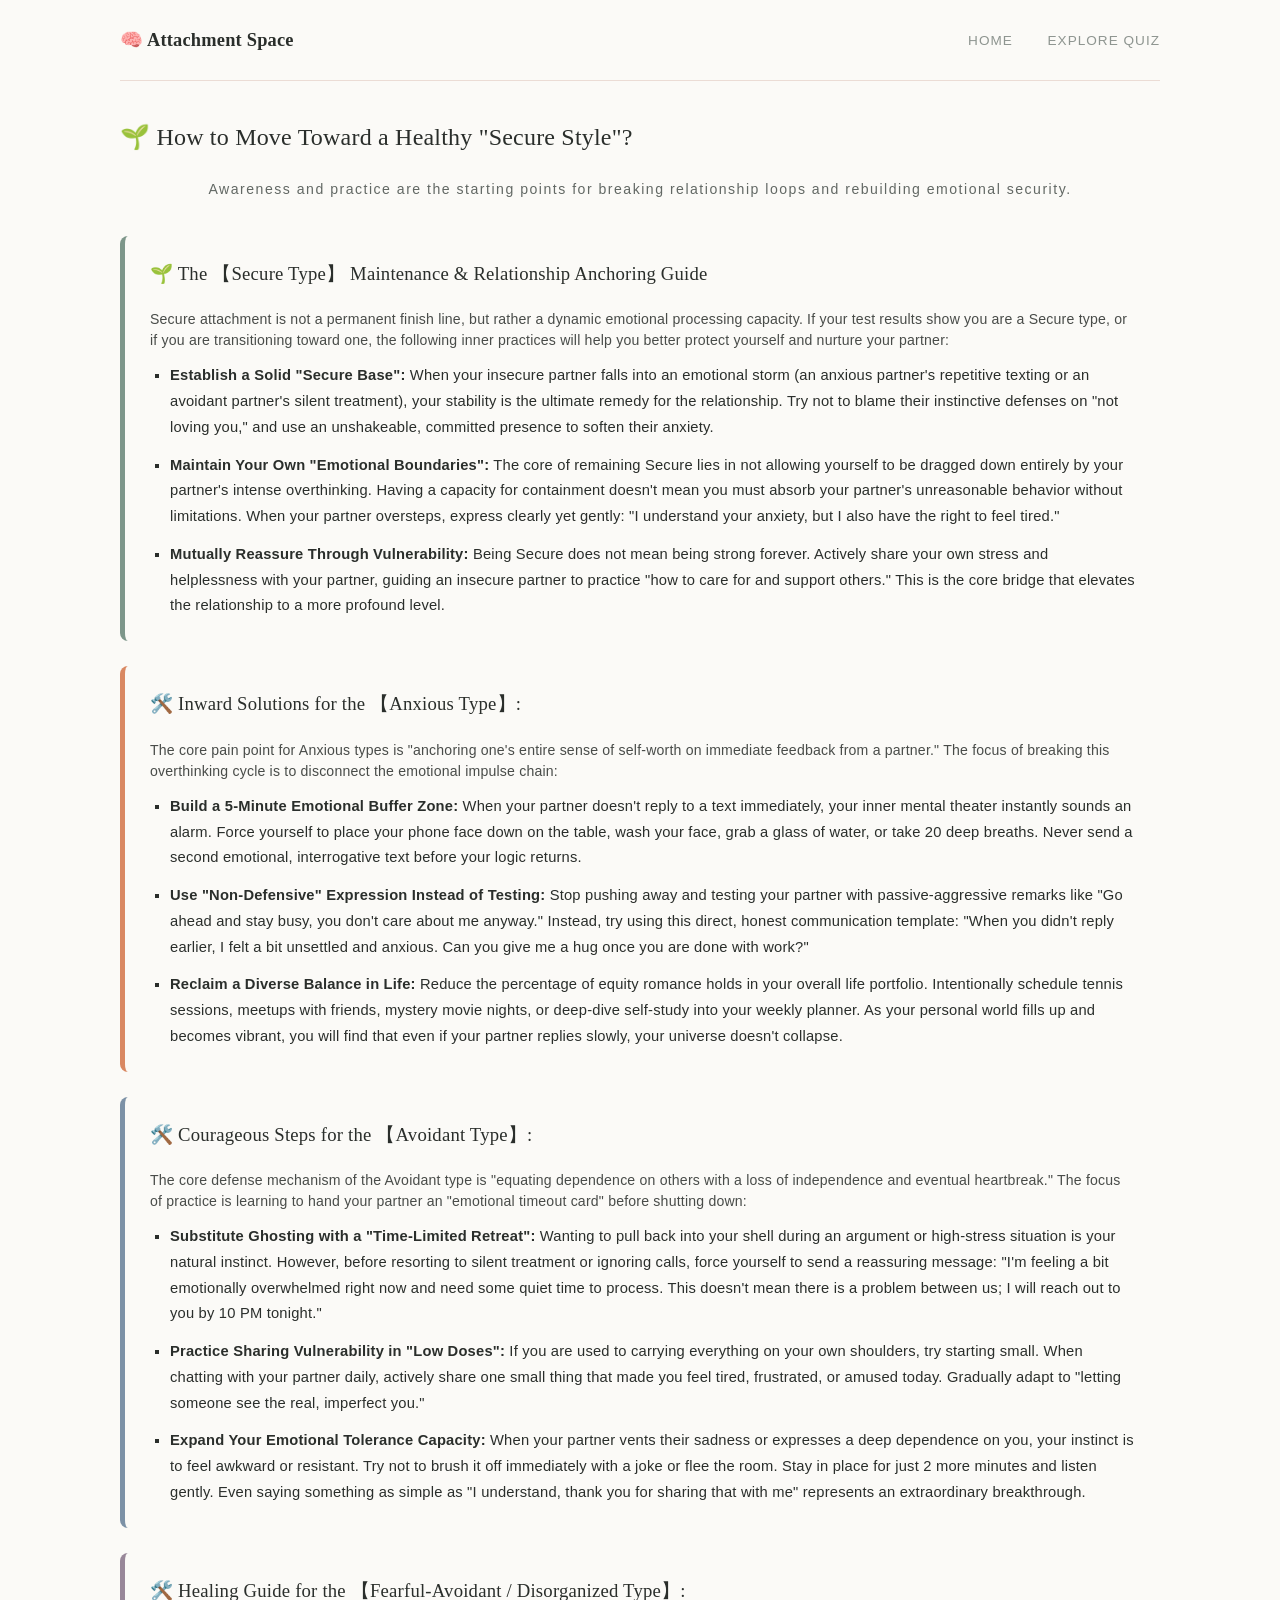
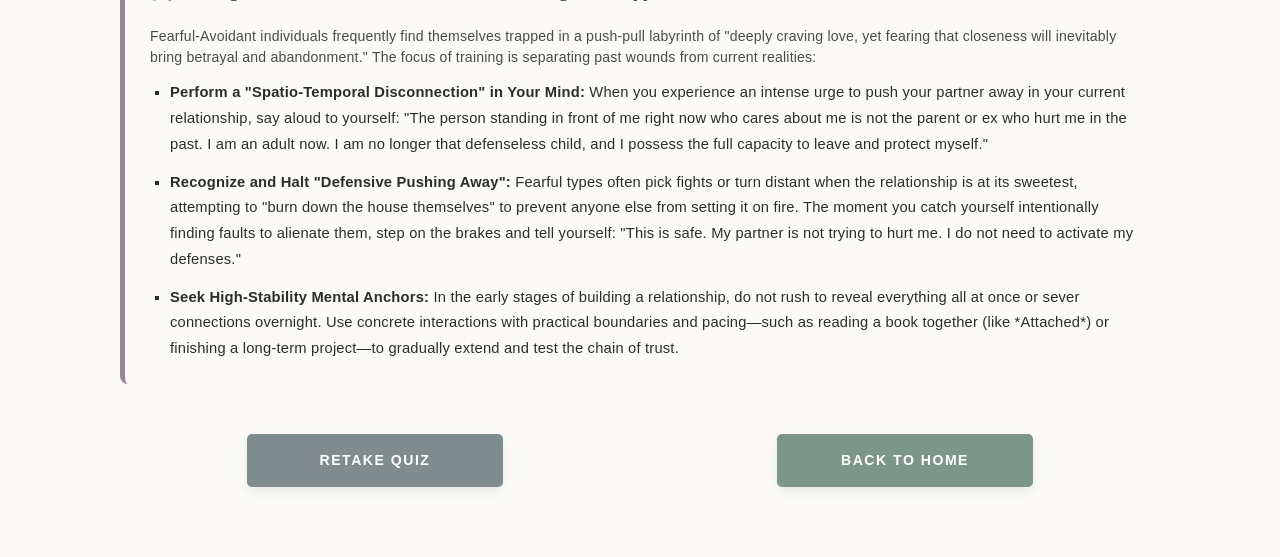
<file: more.html>
<!DOCTYPE html>
<html lang="en">
<head>
    <meta charset="UTF-8">
    <title>Stepping Further: Attachment Growth & Exercises</title>
    <link rel="stylesheet" href="style.css">
    <style>
        .practice-box ul { padding-left: 20px; margin: 10px 0 0 0; }
        .practice-box li { margin-bottom: 12px; font-size: 0.92rem; list-style-type: square; }
        .practice-box li:last-child { margin-bottom: 0; }
        .practice-box p.intro { font-size: 0.88rem; opacity: 0.85; margin: 5px 0 12px 0; line-height: 1.5; }
    </style>
</head>
<body>
    <div class="container">
        <div class="nav-bar">
            <span class="logo">🧠 Attachment Space</span>
            <div class="nav-links">
                <a href="index.html">Home</a>
                <a href="quiz.html">Explore Quiz</a>
            </div>
        </div>

        <h2 style="margin-top:35px;">🌱 How to Move Toward a Healthy "Secure Style"?</h2>
        <p class="subtitle">Awareness and practice are the starting points for breaking relationship loops and rebuilding emotional security.</p>

        <div class="practice-box type-secure" style="padding: 22px 25px; border-radius: 8px; margin-bottom: 25px;">
            <h3 style="margin-top: 0;">🌱 The 【Secure Type】 Maintenance & Relationship Anchoring Guide</h3>
            <p class="intro">Secure attachment is not a permanent finish line, but rather a dynamic emotional processing capacity. If your test results show you are a Secure type, or if you are transitioning toward one, the following inner practices will help you better protect yourself and nurture your partner:</p>
            <ul>
                <li><strong>Establish a Solid "Secure Base":</strong> When your insecure partner falls into an emotional storm (an anxious partner's repetitive texting or an avoidant partner's silent treatment), your stability is the ultimate remedy for the relationship. Try not to blame their instinctive defenses on "not loving you," and use an unshakeable, committed presence to soften their anxiety.</li>
                <li><strong>Maintain Your Own "Emotional Boundaries":</strong> The core of remaining Secure lies in not allowing yourself to be dragged down entirely by your partner's intense overthinking. Having a capacity for containment doesn't mean you must absorb your partner's unreasonable behavior without limitations. When your partner oversteps, express clearly yet gently: "I understand your anxiety, but I also have the right to feel tired."</li>
                <li><strong>Mutually Reassure Through Vulnerability:</strong> Being Secure does not mean being strong forever. Actively share your own stress and helplessness with your partner, guiding an insecure partner to practice "how to care for and support others." This is the core bridge that elevates the relationship to a more profound level.</li>
            </ul>
        </div>

        <div class="practice-box type-anxious" style="padding: 22px 25px; border-radius: 8px; margin-bottom: 25px;">
            <h3 style="margin-top: 0;">🛠️ Inward Solutions for the 【Anxious Type】:</h3>
            <p class="intro">The core pain point for Anxious types is "anchoring one's entire sense of self-worth on immediate feedback from a partner." The focus of breaking this overthinking cycle is to disconnect the emotional impulse chain:</p>
            <ul>
                <li><strong>Build a 5-Minute Emotional Buffer Zone:</strong> When your partner doesn't reply to a text immediately, your inner mental theater instantly sounds an alarm. Force yourself to place your phone face down on the table, wash your face, grab a glass of water, or take 20 deep breaths. Never send a second emotional, interrogative text before your logic returns.</li>
                <li><strong>Use "Non-Defensive" Expression Instead of Testing:</strong> Stop pushing away and testing your partner with passive-aggressive remarks like "Go ahead and stay busy, you don't care about me anyway." Instead, try using this direct, honest communication template: "When you didn't reply earlier, I felt a bit unsettled and anxious. Can you give me a hug once you are done with work?"</li>
                <li><strong>Reclaim a Diverse Balance in Life:</strong> Reduce the percentage of equity romance holds in your overall life portfolio. Intentionally schedule tennis sessions, meetups with friends, mystery movie nights, or deep-dive self-study into your weekly planner. As your personal world fills up and becomes vibrant, you will find that even if your partner replies slowly, your universe doesn't collapse.</li>
            </ul>
        </div>

        <div class="practice-box type-avoidant" style="padding: 22px 25px; border-radius: 8px; margin-bottom: 25px;">
            <h3 style="margin-top: 0;">🛠️ Courageous Steps for the 【Avoidant Type】:</h3>
            <p class="intro">The core defense mechanism of the Avoidant type is "equating dependence on others with a loss of independence and eventual heartbreak." The focus of practice is learning to hand your partner an "emotional timeout card" before shutting down:</p>
            <ul>
                <li><strong>Substitute Ghosting with a "Time-Limited Retreat":</strong> Wanting to pull back into your shell during an argument or high-stress situation is your natural instinct. However, before resorting to silent treatment or ignoring calls, force yourself to send a reassuring message: "I'm feeling a bit emotionally overwhelmed right now and need some quiet time to process. This doesn't mean there is a problem between us; I will reach out to you by 10 PM tonight."</li>
                <li><strong>Practice Sharing Vulnerability in "Low Doses":</strong> If you are used to carrying everything on your own shoulders, try starting small. When chatting with your partner daily, actively share one small thing that made you feel tired, frustrated, or amused today. Gradually adapt to "letting someone see the real, imperfect you."</li>
                <li><strong>Expand Your Emotional Tolerance Capacity:</strong> When your partner vents their sadness or expresses a deep dependence on you, your instinct is to feel awkward or resistant. Try not to brush it off immediately with a joke or flee the room. Stay in place for just 2 more minutes and listen gently. Even saying something as simple as "I understand, thank you for sharing that with me" represents an extraordinary breakthrough.</li>
            </ul>
        </div>

        <div class="practice-box type-fearful" style="padding: 22px 25px; border-radius: 8px; margin-bottom: 25px;">
            <h3 style="margin-top: 0;">🛠️ Healing Guide for the 【Fearful-Avoidant / Disorganized Type】:</h3>
            <p class="intro">Fearful-Avoidant individuals frequently find themselves trapped in a push-pull labyrinth of "deeply craving love, yet fearing that closeness will inevitably bring betrayal and abandonment." The focus of training is separating past wounds from current realities:</p>
            <ul>
                <li><strong>Perform a "Spatio-Temporal Disconnection" in Your Mind:</strong> When you experience an intense urge to push your partner away in your current relationship, say aloud to yourself: "The person standing in front of me right now who cares about me is not the parent or ex who hurt me in the past. I am an adult now. I am no longer that defenseless child, and I possess the full capacity to leave and protect myself."</li>
                <li><strong>Recognize and Halt "Defensive Pushing Away":</strong> Fearful types often pick fights or turn distant when the relationship is at its sweetest, attempting to "burn down the house themselves" to prevent anyone else from setting it on fire. The moment you catch yourself intentionally finding faults to alienate them, step on the brakes and tell yourself: "This is safe. My partner is not trying to hurt me. I do not need to activate my defenses."</li>
                <li><strong>Seek High-Stability Mental Anchors:</strong> In the early stages of building a relationship, do not rush to reveal everything all at once or sever connections overnight. Use concrete interactions with practical boundaries and pacing—such as reading a book together (like *Attached*) or finishing a long-term project—to gradually extend and test the chain of trust.</li>
            </ul>
        </div>

        <div style="margin: 50px 0 70px 0; text-align: center; display: flex; gap: 20px; justify-content: center;">
            <a href="quiz.html" class="submit-btn" style="background-color: #7f8c8d; max-width: 200px;">Retake Quiz</a>
            <a href="index.html" class="submit-btn" style="max-width: 200px;">Back to Home</a>
        </div>
    </div>
</body>
</html>
</file>
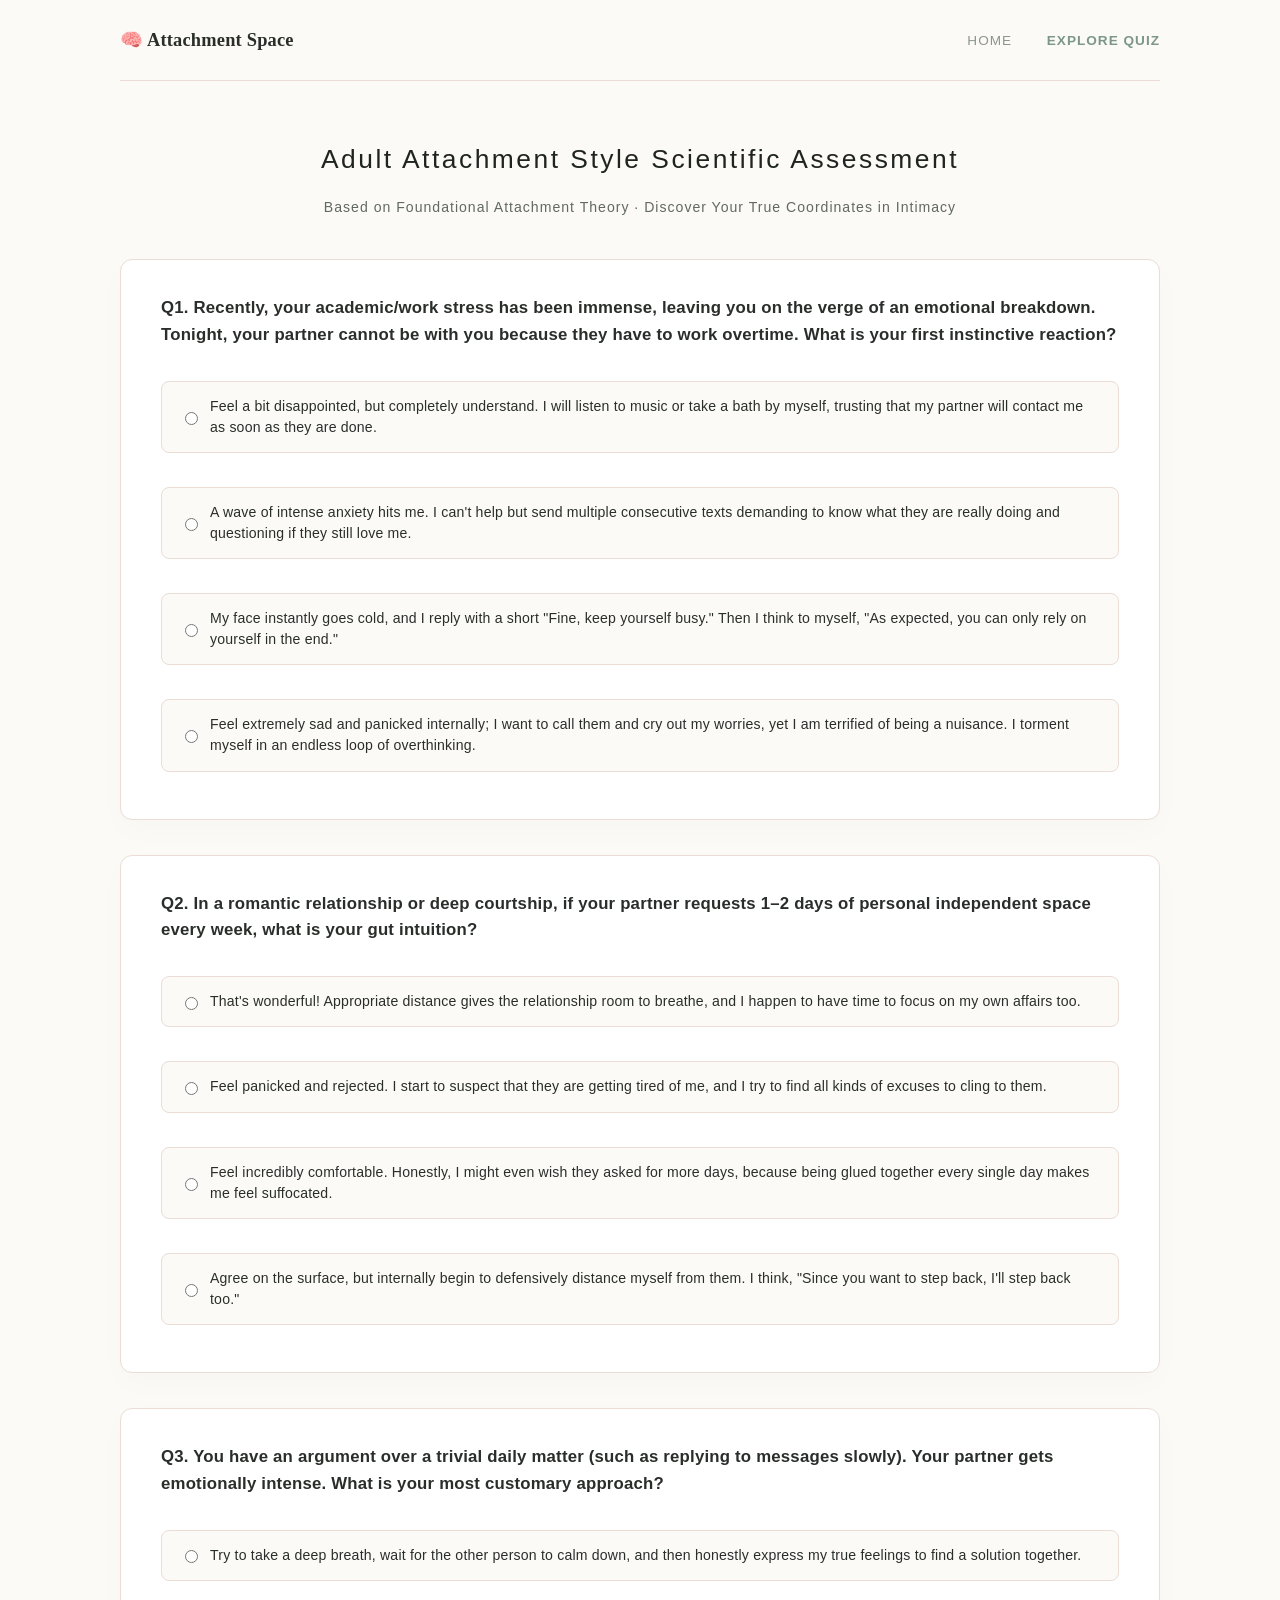
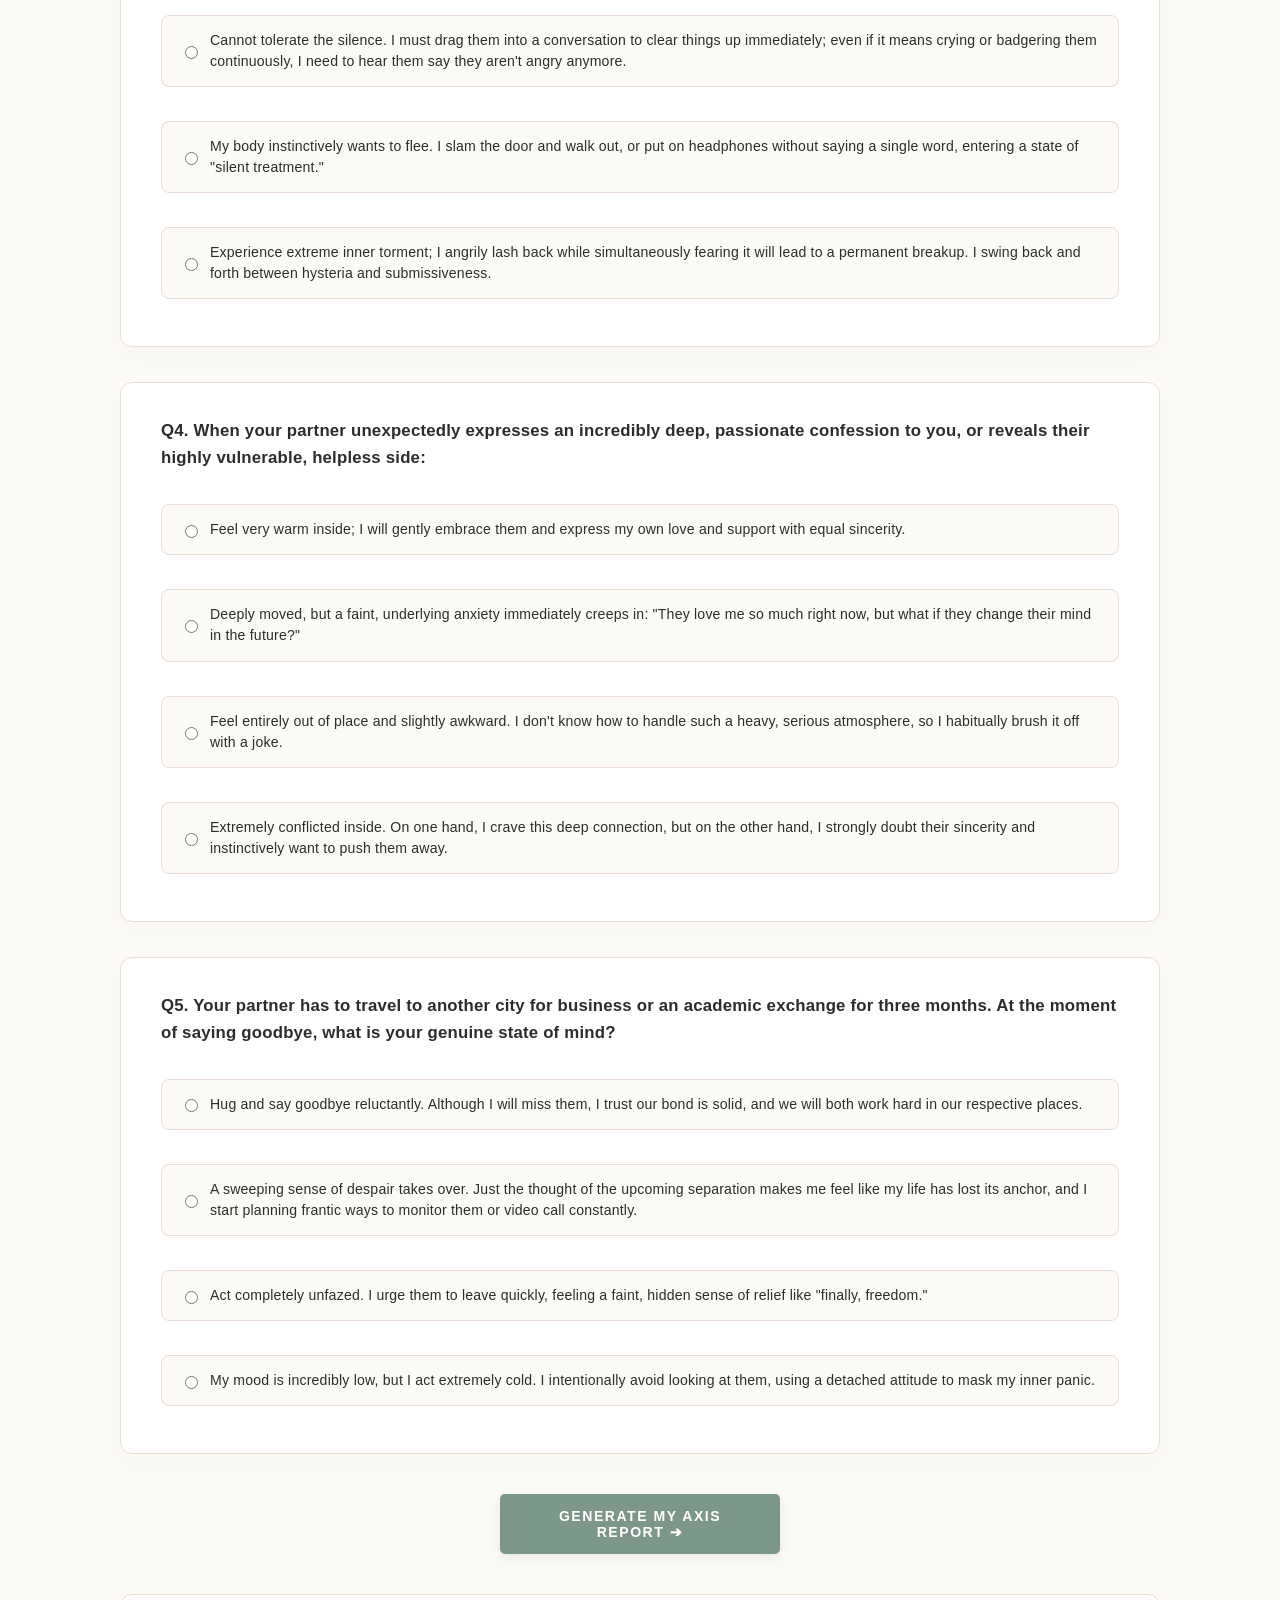
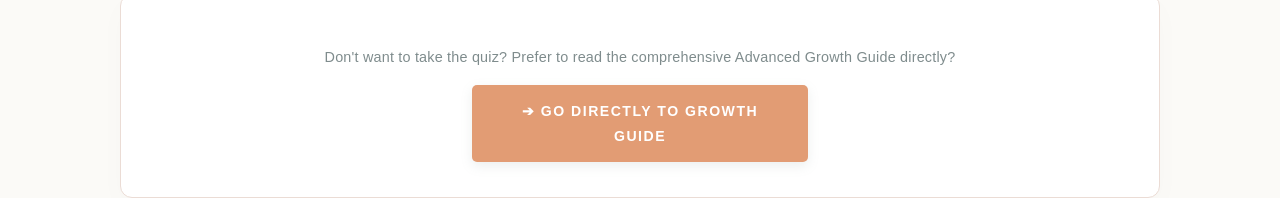
<file: quiz.html>
<!DOCTYPE html>
<html lang="en">
<head>
    <meta charset="UTF-8">
    <title>Adult Attachment Style Assessment</title>
    <link rel="stylesheet" href="style.css">
    <style>
   
        .quiz-title-area { 
            text-align: center; 
            margin: 55px 0 40px 0; 
        }
        
        
        .quiz-title-area h2 { 
            font-family: "Helvetica Neue", "Arial", "PingFang SC", sans-serif;
            font-size: 1.65rem; 
            font-weight: 500; 
            letter-spacing: 2.5px; 
            color: #202421; 
            margin: 0 0 14px 0; 
        }

        .quiz-title-area .subtitle {
            font-family: "Helvetica Neue", Arial, sans-serif;
            color: #626864;
            font-size: 0.88rem;
            letter-spacing: 1px;
            line-height: 1.6;
        }

        .question-card { 
            background: #ffffff; 
            border: 1px solid #ebdcd5; 
            border-radius: 12px; 
            margin-bottom: 25px; 
            padding: 35px 40px; 
            box-shadow: 0 10px 30px rgba(42, 46, 43, 0.02);
            box-sizing: border-box; 
        }

        .question-card h3 { 
            font-family: "Helvetica Neue", Arial, sans-serif; 
            font-weight: 600; 
            font-size: 1.05rem; 
            color: #2a2e2b; 
            line-height: 1.6; 
            margin-bottom: 20px;
        }

        .options-group { 
            display: flex; 
            flex-direction: column; 
            gap: 10px; 
        }
        
        .option-label { 
            background: #fbfaf7; 
            border: 1px solid #ebdcd5; 
            border-radius: 8px; 
            padding: 14px 18px; 
            font-size: 0.88rem; 
            color: #2a2e2b;
            line-height: 1.5;
            cursor: pointer; 
            transition: all 0.2s cubic-bezier(0.4, 0, 0.2, 1);
            display: flex;
            align-items: center;
        }
        .option-label:hover { background: #f1f4f2; border-color: #7d968a; }
        .option-label input { margin-right: 12px; cursor: pointer; }
        
        /* Gentle Morandi warm palette shift for selected option cards */
        .option-label.selected { background: #ebe3dd !important; border-color: #d1bcae !important; font-weight: 500; }
        
        /* Results section initial display toggles */
        #result-section { display: none; margin-top: 40px; }
        .result-box { text-align: center; padding: 25px; border-radius: 8px; margin-bottom: 25px; line-height: 1.75; }
        .result-box h4 { font-family: "Helvetica Neue", Arial, sans-serif; font-weight: bold; font-size: 1.15rem; margin-bottom: 12px; }
        
     

        .axis-container { 
            background-color: #ffffff; 
            border: 1px solid #ebdcd5; 
            border-radius: 12px; 
            height: 320px; 
            margin: 60px auto; 
            position: relative; 
            width: 320px; 
            box-shadow: 0 4px 20px rgba(0,0,0,0.01);
            box-sizing: border-box;
        }

        .line-h { background-color: #e2ded8; height: 1px; left: 0; position: absolute; top: 50%; width: 100%; z-index: 1; }
        .line-v { background-color: #e2ded8; left: 50%; position: absolute; top: 0; width: 1px; height: 100%; z-index: 1; }

        /* Rigid constraints bounding the quadrant labels tightly into four corners */
        .quadrant { 
            color: #b0b5b2; 
            font-family: "Helvetica Neue", Arial, sans-serif; 
            font-size: 0.72rem; 
            font-weight: 600; 
            letter-spacing: 0.5px; 
            text-transform: uppercase; 
            position: absolute; 
            width: 130px;              
            height: 50px; 
            pointer-events: none; 
            line-height: 1.3;
            z-index: 2;
            box-sizing: border-box;
        }

        /* Strict spatial assignment per quadrant corner */
        .q-top-left     { top: 15px;  left: 15px;  text-align: left; }
        .q-top-right    { top: 15px;  right: 15px; text-align: right; }
        .q-bottom-left  { bottom: 15px; left: 15px;  text-align: left; }
        .q-bottom-right { bottom: 15px; right: 15px; text-align: right; }

        /* Strict spatial isolation mapping for outward axis boundaries */
        .axis-label { 
            color: #8e9590; 
            font-family: "Helvetica Neue", Arial, sans-serif; 
            font-size: 0.72rem; 
            font-weight: 600; 
            letter-spacing: 1px; 
            text-transform: uppercase; 
            position: absolute; 
            white-space: nowrap; 
            z-index: 3;
        }

        .label-top    { top: -30px; left: 50%; transform: translateX(-50%); } 
        .label-bottom { bottom: -30px; left: 50%; transform: translateX(-50%); }
        .label-right  { right: -65px; top: 50%; transform: translateY(-50%); } 
        .label-left   { left: -65px; top: 50%; transform: translateY(-50%); }

        #status-dot { 
            background-color: #d66156; 
            border: 3px solid #ffffff; 
            border-radius: 50%; 
            height: 15px; 
            position: absolute; 
            width: 15px; 
            box-shadow: 0 2px 6px rgba(0,0,0,0.15); 
            z-index: 4;
            transform: translate(-50%, -50%); 
            transition: all 0.8s ease-out; 
        }

        /* 💡 Partner style select panel styling */
        .partner-select-zone {
            background-color: #ffffff;
            border: 1px solid #ebdcd5;
            border-radius: 12px;
            padding: 30px;
            margin-top: 30px;
            text-align: left;
        }
        .partner-select-zone h4 { margin-top: 0; margin-bottom: 12px; color: #2a2e2b; font-family: "Helvetica Neue", Arial, sans-serif; font-weight: 600; }
        .partner-btns-group {
            display: flex;
            gap: 15px;
            margin: 15px 0 25px 0;
            flex-wrap: wrap;
        }
        .partner-btn {
            flex: 1;
            min-width: 120px;
            padding: 12px;
            background: #ffffff;
            border: 1px solid #ebdcd5;
            border-radius: 6px;
            font-size: 0.9rem;
            color: #626864;
            cursor: pointer;
            text-align: center;
            font-weight: bold;
            transition: all 0.2s;
        }
        .partner-btn:hover { background: #f1f4f2; border-color: #7d968a; }
        .partner-btn.active { background: #7c91a6; color: #ffffff; border-color: #63768a; }

        /* 💡 Dynamics description card engine slot */
        .match-mode-card {
            background: #f6f5f0;
            border-left: 5px solid #7d968a;
            border-radius: 0 8px 8px 0;
            padding: 20px;
            margin-top: 20px;
            display: none; 
        }
        .match-mode-card h5 { margin: 0 0 10px 0; font-size: 1.05rem; color: #2a2e2b; font-family: "Helvetica Neue", Arial, sans-serif; font-weight: 600; }
        .match-mode-card p { margin: 0; font-size: 0.88rem; color: #626864; line-height: 1.65; }
    </style>
</head>
<body>
    <div class="container">
        <div class="nav-bar">
            <span class="logo">🧠 Attachment Space</span>
            <div class="nav-links">
                <a href="index.html">Home</a>
                <a href="quiz.html" class="active">Explore Quiz</a>
            </div>
        </div>

        <div class="quiz-title-area">
            <h2>Adult Attachment Style Scientific Assessment</h2>
            <div class="subtitle">Based on Foundational Attachment Theory · Discover Your True Coordinates in Intimacy</div>
        </div>

        <form id="quiz-form">
            <div class="main-block question-card">
                <h3>Q1. Recently, your academic/work stress has been immense, leaving you on the verge of an emotional breakdown. Tonight, your partner cannot be with you because they have to work overtime. What is your first instinctive reaction?</h3>
                <div class="options-group">
                    <label class="option-label"><input type="radio" name="q1" value="A" required> Feel a bit disappointed, but completely understand. I will listen to music or take a bath by myself, trusting that my partner will contact me as soon as they are done.</label>
                    <label class="option-label"><input type="radio" name="q1" value="B"> A wave of intense anxiety hits me. I can't help but send multiple consecutive texts demanding to know what they are really doing and questioning if they still love me.</label>
                    <label class="option-label"><input type="radio" name="q1" value="C"> My face instantly goes cold, and I reply with a short "Fine, keep yourself busy." Then I think to myself, "As expected, you can only rely on yourself in the end."</label>
                    <label class="option-label"><input type="radio" name="q1" value="D"> Feel extremely sad and panicked internally; I want to call them and cry out my worries, yet I am terrified of being a nuisance. I torment myself in an endless loop of overthinking.</label>
                </div>
            </div>

            <div class="main-block question-card">
                <h3>Q2. In a romantic relationship or deep courtship, if your partner requests 1–2 days of personal independent space every week, what is your gut intuition?</h3>
                <div class="options-group">
                    <label class="option-label"><input type="radio" name="q2" value="A" required> That's wonderful! Appropriate distance gives the relationship room to breathe, and I happen to have time to focus on my own affairs too.</label>
                    <label class="option-label"><input type="radio" name="q2" value="B"> Feel panicked and rejected. I start to suspect that they are getting tired of me, and I try to find all kinds of excuses to cling to them.</label>
                    <label class="option-label"><input type="radio" name="q2" value="C"> Feel incredibly comfortable. Honestly, I might even wish they asked for more days, because being glued together every single day makes me feel suffocated.</label>
                    <label class="option-label"><input type="radio" name="q2" value="D"> Agree on the surface, but internally begin to defensively distance myself from them. I think, "Since you want to step back, I'll step back too."</label>
                </div>
            </div>

            <div class="main-block question-card">
                <h3>Q3. You have an argument over a trivial daily matter (such as replying to messages slowly). Your partner gets emotionally intense. What is your most customary approach?</h3>
                <div class="options-group">
                    <label class="option-label"><input type="radio" name="q3" value="A" required> Try to take a deep breath, wait for the other person to calm down, and then honestly express my true feelings to find a solution together.</label>
                    <label class="option-label"><input type="radio" name="q3" value="B"> Cannot tolerate the silence. I must drag them into a conversation to clear things up immediately; even if it means crying or badgering them continuously, I need to hear them say they aren't angry anymore.</label>
                    <label class="option-label"><input type="radio" name="q3" value="C"> My body instinctively wants to flee. I slam the door and walk out, or put on headphones without saying a single word, entering a state of "silent treatment."</label>
                    <label class="option-label"><input type="radio" name="q3" value="D"> Experience extreme inner torment; I angrily lash back while simultaneously fearing it will lead to a permanent breakup. I swing back and forth between hysteria and submissiveness.</label>
                </div>
            </div>

            <div class="main-block question-card">
                <h3>Q4. When your partner unexpectedly expresses an incredibly deep, passionate confession to you, or reveals their highly vulnerable, helpless side:</h3>
                <div class="options-group">
                    <label class="option-label"><input type="radio" name="q4" value="A" required> Feel very warm inside; I will gently embrace them and express my own love and support with equal sincerity.</label>
                    <label class="option-label"><input type="radio" name="q4" value="B"> Deeply moved, but a faint, underlying anxiety immediately creeps in: "They love me so much right now, but what if they change their mind in the future?"</label>
                    <label class="option-label"><input type="radio" name="q4" value="C"> Feel entirely out of place and slightly awkward. I don't know how to handle such a heavy, serious atmosphere, so I habitually brush it off with a joke.</label>
                    <label class="option-label"><input type="radio" name="q4" value="D"> Extremely conflicted inside. On one hand, I crave this deep connection, but on the other hand, I strongly doubt their sincerity and instinctively want to push them away.</label>
                </div>
            </div>

            <div class="main-block question-card">
                <h3>Q5. Your partner has to travel to another city for business or an academic exchange for three months. At the moment of saying goodbye, what is your genuine state of mind?</h3>
                <div class="options-group">
                    <label class="option-label"><input type="radio" name="q5" value="A" required> Hug and say goodbye reluctantly. Although I will miss them, I trust our bond is solid, and we will both work hard in our respective places.</label>
                    <label class="option-label"><input type="radio" name="q5" value="B"> A sweeping sense of despair takes over. Just the thought of the upcoming separation makes me feel like my life has lost its anchor, and I start planning frantic ways to monitor them or video call constantly.</label>
                    <label class="option-label"><input type="radio" name="q5" value="C"> Act completely unfazed. I urge them to leave quickly, feeling a faint, hidden sense of relief like "finally, freedom."</label>
                    <label class="option-label"><input type="radio" name="q5" value="D"> My mood is incredibly low, but I act extremely cold. I intentionally avoid looking at them, using a detached attitude to mask my inner panic.</label>
                </div>
            </div>

            <button type="submit" class="submit-btn" style="margin: 40px auto; width: 280px;">Generate My Axis Report ➔</button>

            <div class="main-block" style="text-align: center; margin-top: 40px;">
                <p style="font-size: 0.9rem; color: #7f8c8d; margin-bottom: 15px;">Don't want to take the quiz? Prefer to read the comprehensive Advanced Growth Guide directly?</p>
                <a href="more.html" class="submit-btn" style="width: 280px; margin: 0 auto; background-color: #e29c74;">➔ Go Directly to Growth Guide</a>
            </div>
        </form>

        <div id="result-section">
            <div class="main-block">
                <h3>📊 Your Adult Attachment Style Quadrant Chart</h3>
                
                <div class="axis-container">
                    <div class="line-h"></div>
                    <div class="line-v"></div>
                    <div class="quadrant q-top-left">Anxious<br>(Top-Left)</div>
                    <div class="quadrant q-top-right">Fearful/Avoidant<br>(Top-Right)</div>
                    <div class="quadrant q-bottom-left">Secure<br>(Bottom-Left)</div>
                    <div class="quadrant q-bottom-right">Dismissive/Avoidant<br>(Bottom-Right)</div>
                    <span class="axis-label label-top">High Anxiety</span>
                    <span class="axis-label label-bottom">Low Anxiety</span>
                    <span class="axis-label label-right">High Avoidance</span>
                    <span class="axis-label label-left">Low Avoidance</span>
                    <div id="status-dot"></div>
                </div>

                <div id="result-text" class="result-box"></div>

                <div class="partner-select-zone">
                    <h4>👩‍❤️‍👨 Quick Explore: Interaction Patterns</h4>
                    <p style="font-size: 0.85rem; color: #7f8c8d; margin: 0 0 15px 0;">If you already know your partner's attachment style, please click the corresponding button below to select their type:</p>
                    
                    <div class="partner-btns-group">
                        <button type="button" class="partner-btn" data-type="Secure">🌱 Secure</button>
                        <button type="button" class="partner-btn" data-type="Anxious">🧡 Anxious</button>
                        <button type="button" class="partner-btn" data-type="Avoidant">🔹 Avoidant</button>
                        <button type="button" class="partner-btn" data-type="Fearful">🔮 Fearful-Avoidant</button>
                    </div>

                    <div id="match-mode-output" class="match-mode-card"></div>
                </div>

                <div style="margin-top: 35px; padding-top: 25px; border-top: 1px dashed #ebdcd5; text-align: center;">
                    <p style="font-size: 0.9rem; color: #7f8c8d; margin-bottom: 15px;">Your coordinates are unlocked! Ready to learn how to break through your current relationship cycles?</p>
                    <a href="more.html" class="submit-btn" style="width: 280px; margin: 0 auto; background-color: #e29c74;">➔ Learn More in Advanced Guide</a>
                </div>
            </div>
            
            <a href="quiz.html" class="submit-btn" style="margin-bottom: 50px; background-color: #7f8c8d; width: 280px;">Retake Quiz</a>
        </div>
    </div>

    <script>
        // Global variables system tracking evaluated attachment archetypes
        let userStyle = "Secure";

        // Click options highlight trigger system
        document.querySelectorAll('.option-label input').forEach(input => {
            input.addEventListener('change', function() {
                const name = this.getAttribute('name');
                document.querySelectorAll(`input[name="${name}"]`).forEach(radio => {
                    radio.parentElement.classList.remove('selected');
                });
                if(this.checked) {
                    this.parentElement.classList.add('selected');
                }
            });
        });

        // Fixed score evaluation mapping & vector plotting onto cross-grid axis without refreshing pages
        document.getElementById('quiz-form').addEventListener('submit', function(e) {
            e.preventDefault(); // Rigidly intercept browser's default submission behaviors

            const questions = ['q1', 'q2', 'q3', 'q4', 'q5'];
            let answers = {};
            
            for (let q of questions) {
                const selected = document.querySelector(`input[name="${q}"]:checked`);
                if (!selected) {
                    alert('Please complete all scenario questions before submitting!');
                    return;
                }
                answers[q] = selected.value;
            }

            let myX = 0; let myY = 0; 

            for (let q in answers) {
                let val = answers[q];
                if (val === 'A') { myX -= 2; myY -= 2; } 
                else if (val === 'B') { myX -= 2; myY += 2; } 
                else if (val === 'C') { myX += 2; myY -= 2; } 
                else if (val === 'D') { myX += 2; myY += 2; }
            }

            // Calculations mapping pixels within a 320px bounding box container cleanly
            const center = 160; 
            let leftPercent = center + (myX * 13);
            let topPercent = center - (myY * 13);

            const dot = document.getElementById('status-dot');
            if (dot) {
                dot.style.left = leftPercent + 'px';
                dot.style.top = topPercent + 'px';
            }

            const resultText = document.getElementById('result-text');
            resultText.className = 'result-box';

            if (myX < 0 && myY >= 0) {
                userStyle = "Anxious";
                resultText.classList.add('type-anxious');
                resultText.innerHTML = `<h4>🔮 Diagnostic Result: Anxious Attachment Style</h4><p>In relationships, you are like a cat with highly sensitive antennae—extremely observant and easily affected. You possess a natural alertness to any threat signals in intimacy, easily falling into overthinking patterns like 'Does he/she still love me?'. Try to trust your partner, and learn to re-allocate some of life's weight back to yourself.</p>`;
            } else if (myX >= 0 && myY >= 0) {
                userStyle = "Fearful";
                resultText.classList.add('type-fearful');
                resultText.innerHTML = `<h4>🔮 Diagnostic Result: Fearful-Avoidant Attachment Style</h4><p>Deep down, you are constantly acting out a conflicted script of 'pushing away, then pulling back.' You profoundly crave love and intimacy, but the second someone steps close, your trauma-defending instincts set off an alarm, causing you to push them away prematurely out of fear of getting hurt.</p>`;
            } else if (myX >= 0 && myY < 0) {
                userStyle = "Avoidant";
                resultText.classList.add('type-avoidant');
                resultText.innerHTML = `<h4>🔮 Diagnostic Result: Dismissive-Avoidant Attachment Style</h4><p>You are a 'lone wolf' who values absolute independence above all else. When friction or pressure appears in a relationship, your first instinct is not to solve it, but to retreat, give the silent treatment, or hide in your shell. Try telling your partner, 'I just need some quiet time alone, I'm not leaving you' before you pull away.</p>`;
            } else {
                userStyle = "Secure";
                resultText.classList.add('type-secure');
                resultText.innerHTML = `<h4>🔮 Diagnostic Result: Secure Attachment Style</h4><p>Congratulations! You are an incredibly precious 'secure base' in interpersonal relationships. You can comfortably enjoy deep intimacy and healthy reliance, while maintaining a robust capacity for independent living. You are not afraid to show your vulnerability, and you offer high levels of trust to your partner.</p>`;
            }

            // Smoothly collapse inputs form panel and toggle active status views
            document.getElementById('quiz-form').style.display = 'none';
            document.getElementById('result-section').style.display = 'block';
            window.scrollTo({ top: 0, behavior: 'smooth' });
        });

        // Interactivity matchmaking simulator processing key bindings
        document.querySelectorAll('.partner-btn').forEach(btn => {
            btn.addEventListener('click', function() {
                document.querySelectorAll('.partner-btn').forEach(b => b.classList.remove('active'));
                this.classList.add('active');

                const partnerType = this.getAttribute('data-type');
                const outputCard = document.getElementById('match-mode-output');
                outputCard.style.display = 'block';

                let reportHTML = `<h5>🔗 Relationship Blueprint: Your 【${userStyle} Style】 ➔ Partner's 【${partnerType} Style】</h5>`;

                if (userStyle === 'Anxious' && partnerType === 'Avoidant') {
                    reportHTML += `<p>⚠️ <strong>Triggers the "Anxious-Avoidant Trap" (The Pursuer-Distancer Cycle):</strong><br>This is an incredibly classic yet exhausting dynamic in romantic relationships. During conflicts, the Anxious type (you), driven by inner insecurity, instinctively tries to talk it out immediately, seeking reassurance and sending strings of messages. Meanwhile, facing this high-density emotional pressure, the Avoidant type (your partner) feels suffocated, goes on the defensive, and chooses to shut down or withdraw. One pursues, the other flees. <strong>The Way Out:</strong> You need to leave them room to breathe in their cave, while they need to explicitly state when they will return before retreating, providing you with a reliable anchor of commitment.</p>`;
                } else if (userStyle === 'Avoidant' && partnerType === 'Anxious') {
                    reportHTML += `<p>⚠️ <strong>Reverse "Pursuit-Distancer Showdown" (You Flee, They Pursue):</strong><br>When differences arise or things get too clingy, the Avoidant type (you) instinctively pulls away, retreats into a shell, or remains silent. This immediately triggers a 'lost kitten effect' in the Anxious type's (your partner's) subconscious, sending them into an absolute panic. This panic manifests as pursuit behaviors like endless calls and emotional outbursts, which only makes you feel more resistant and eager to escape. <strong>The Way Out:</strong> Try adding a sentence before you pull back: 'I just need a moment to process, I'm not going anywhere.' This simple reassurance prevents your partner from panicking during your silence.</p>`;
                } else if (userStyle === 'Secure' || partnerType === 'Secure') {
                    reportHTML += `<p>🌱 <strong>"Secure Base" Healing Dynamic:</strong><br>Your relationship contains an exceptionally solid lighthouse. The Secure partner naturally has a high emotional capacity and healing presence. Whether the other person is frequently demanding reassurances (Anxious) or habitually ducking into their shell (Avoidant), the Secure individual uses steady, un-exhausting emotional consistency to slowly soften and dissolve the other's psychological defenses. Over long-term coexistence, the insecure partner will gradually shift closer toward the secure quadrant.</p>`;
                } else if (userStyle === 'Anxious' && partnerType === 'Anxious') {
                    reportHTML += `<p>🧡 <strong>"Resonating Porcupines" Dynamic:</strong><br>Both of you strongly desire to be glued together, placing immense value on instant replies and absolute favoritism from your partner. When things are good, it's passionately sweet and inseparable. However, because both sides harbor deep baseline insecurities, if you both happen to hit a personal low point at the same time, mutual suspicion takes over. Minor things get blown way out of proportion, transforming the connection into a painful 'porcupine dance.' The shared homework here is learning not to depend entirely on your partner for validation.</p>`;
                } else if (userStyle === 'Avoidant' && partnerType === 'Avoidant') {
                    reportHTML += `<p>🔹 <strong>"Parallel Lines" Independent Dynamic:</strong><br>You both deeply respect each other's private boundaries and never overstep. While you coexist with mutual respect and rarely engage in explosive, dramatic arguments, both sides carry high defensive mechanisms. Because you are both terrified of showing vulnerability, the relationship can easily stagnate in lukewarm waters, making it hard to establish deep, soul-stirring intimacy. Try picking a quiet night to share some childhood stories to break the ice.</p>`;
                } else {
                    reportHTML += `<p>🔮 <strong>"Tug-of-War Labyrinth" Dynamic:</strong><br>Because this involves the psychological traits of Fearful-Avoidance, your relationship frequently traps you both in a loop of 'craving intimacy yet deeply doubting its authenticity.' It resembles an emotional roller coaster—exceptionally close today, yet suddenly freezing and pushing each other away tomorrow over a tiny detail. Navigating this successfully requires high levels of psychological tolerance and self-awareness.</p>`;
                }

                outputCard.innerHTML = reportHTML;
                outputCard.scrollIntoView({ behavior: 'smooth', block: 'nearest' });
            });
        });
    </script>
</body>
</html>
</file>
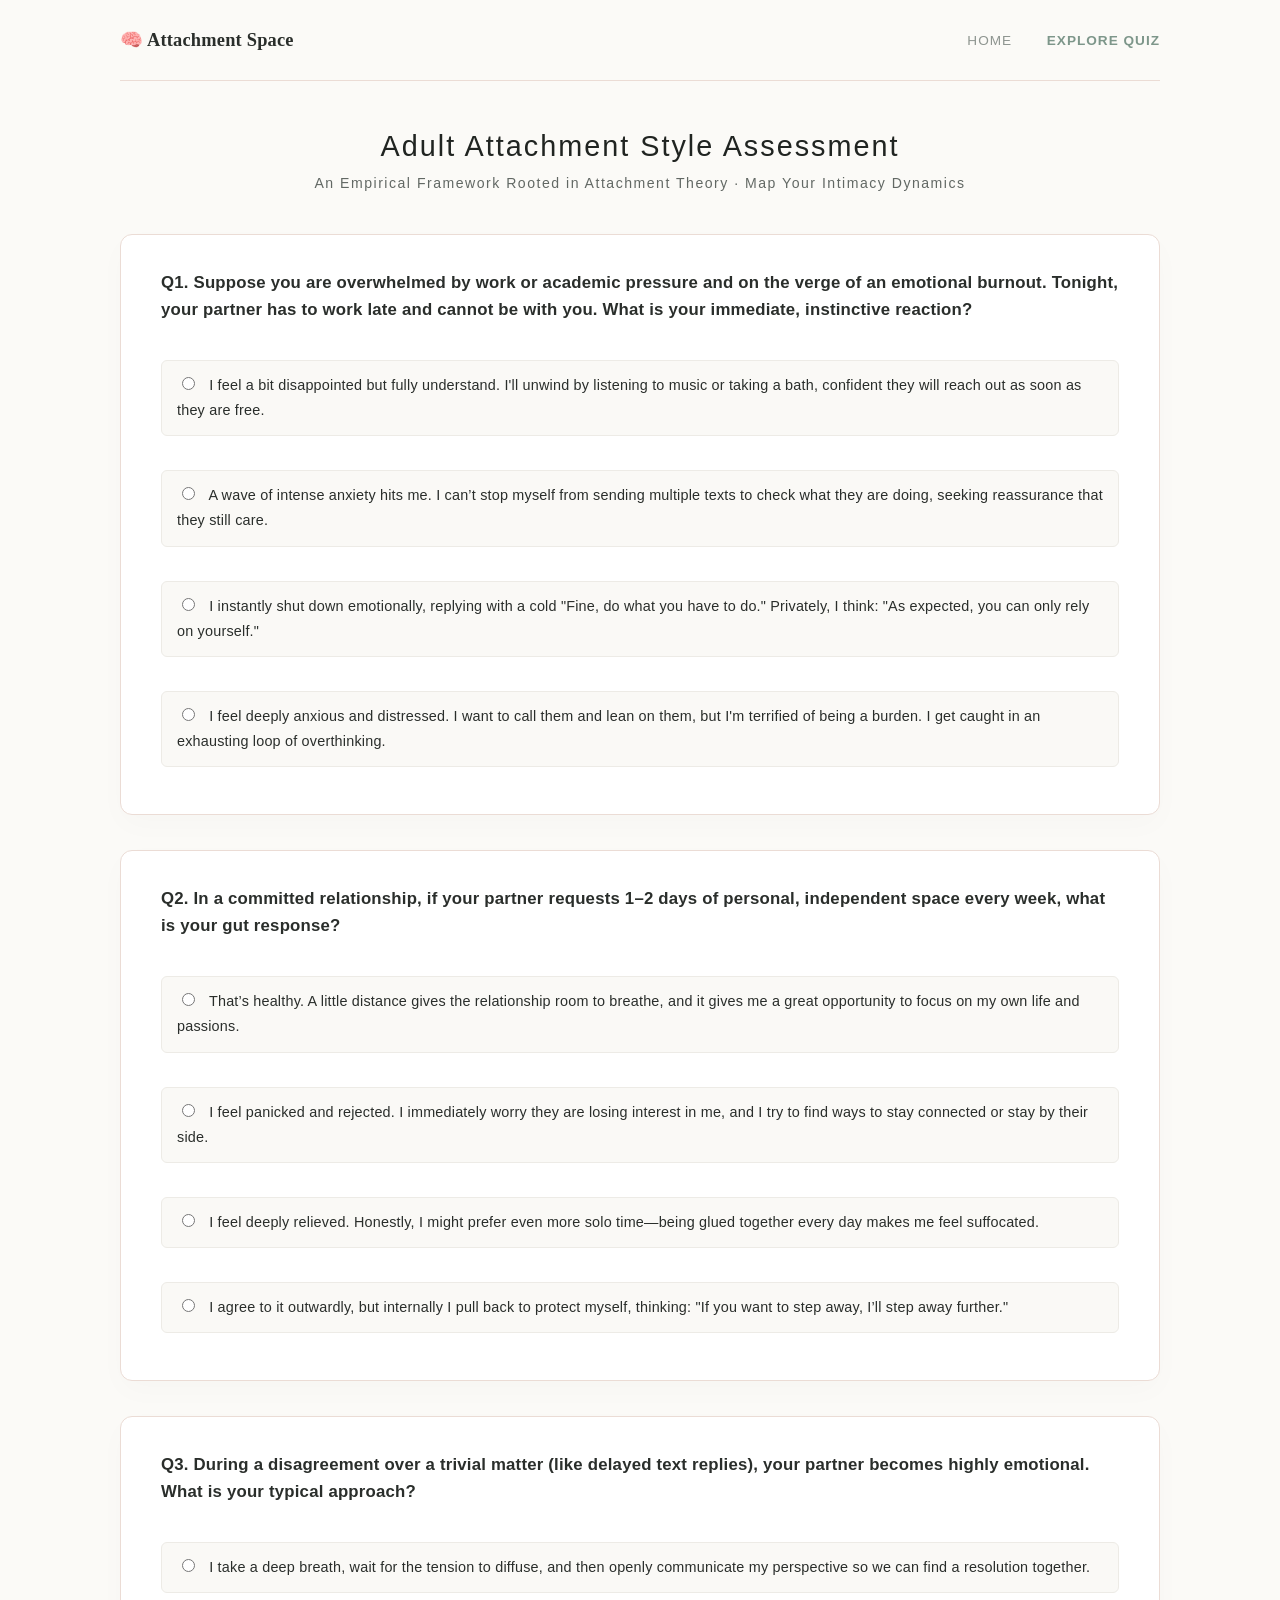
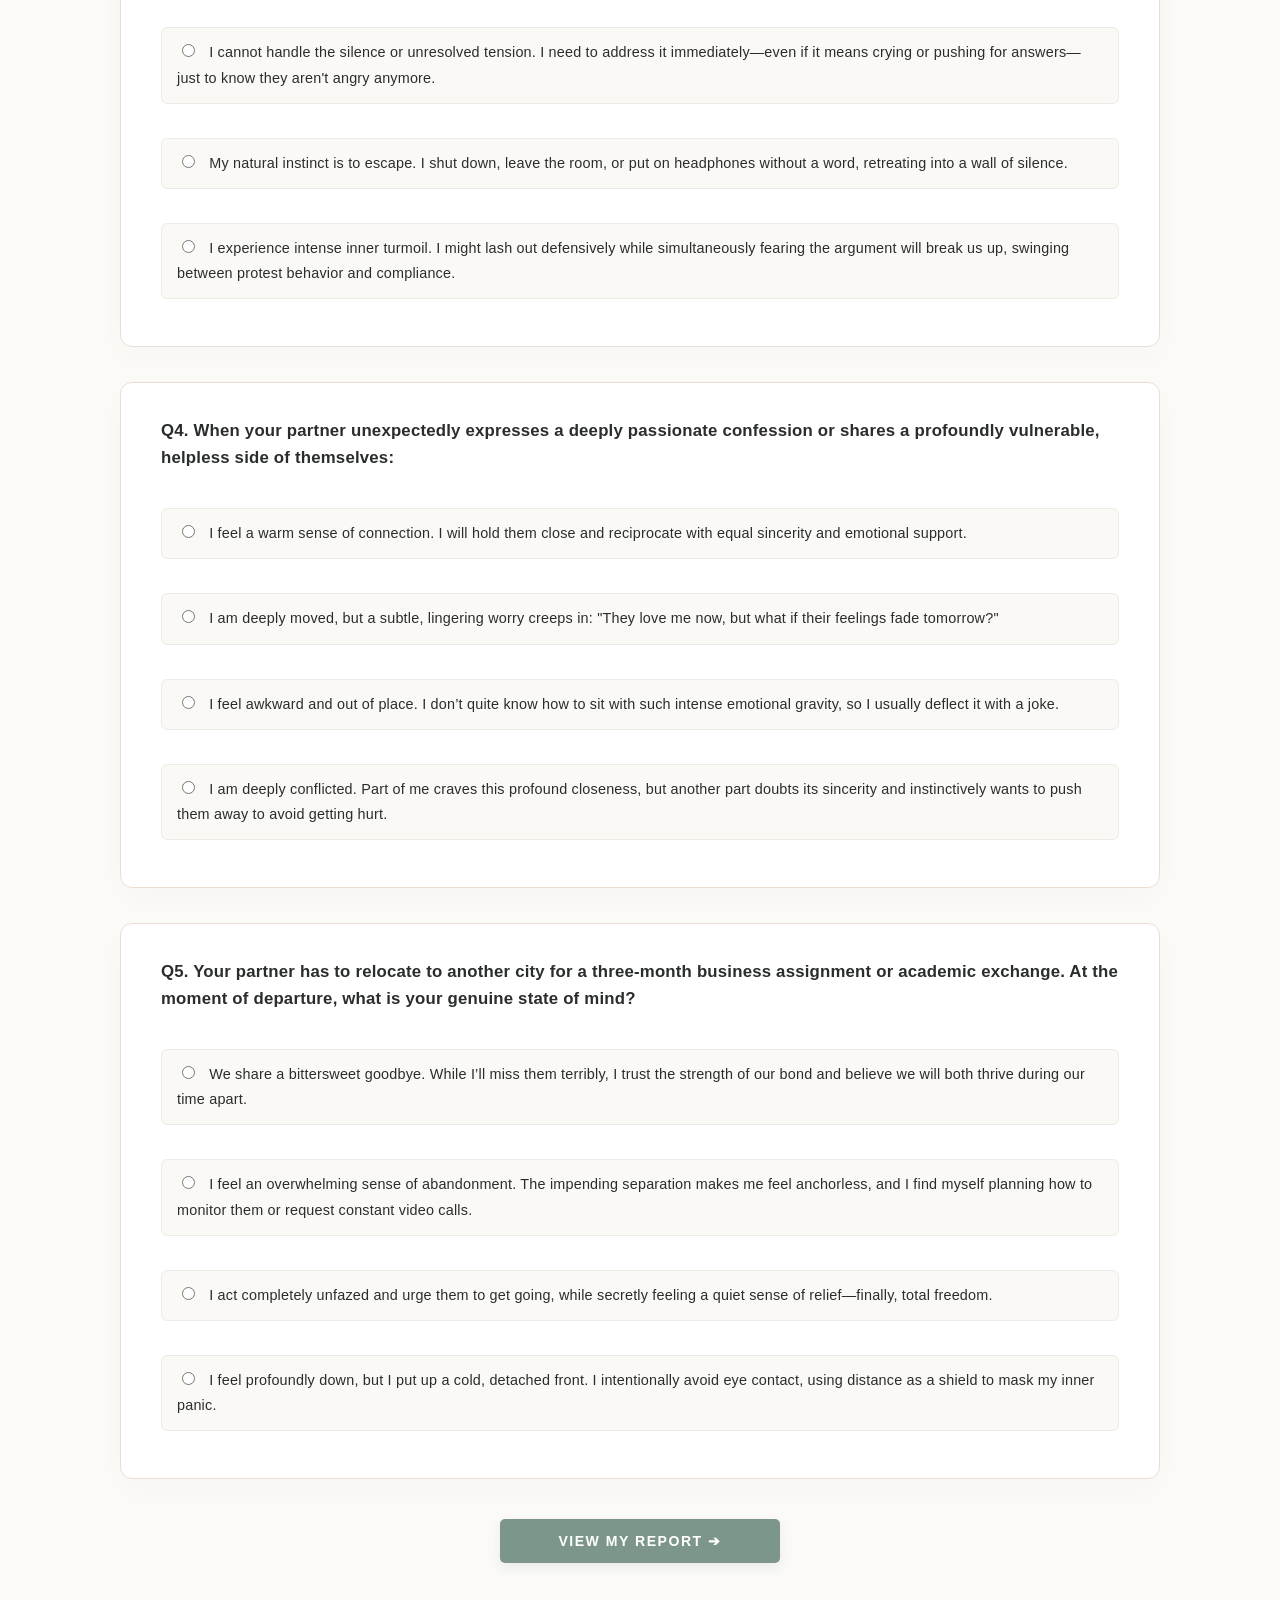
<file: result.html>
<!DOCTYPE html>
<html lang="en">
<head>
    <meta charset="UTF-8">
    <title>Attachment Style Science Quiz</title>
    <link rel="stylesheet" href="style.css">
    <style>
        /* Quiz-specific lightweight supplemental styles, perfectly blending into your beige magazine style */
        .quiz-title-area { text-align: center; margin: 40px 0; }
        .quiz-title-area h2 { margin: 0; font-size: 1.8rem; }
        .question-card { margin-bottom: 25px; }
        .options-group { display: flex; flex-direction: column; gap: 10px; }
        .option-label { 
            background: #faf9f6; border: 1px solid #edebe6; border-radius: 6px; 
            padding: 12px 15px; font-size: 0.9rem; cursor: pointer; transition: all 0.2s;
        }
        .option-label:hover { background: #f1f4f2; border-color: #8fa89b; }
        .option-label input { margin-right: 10px; }
        
        /* Natural color shift for selected state */
        .option-label.selected { background: #ebdcd5; border-color: #e29c74; }
        
        /* Result display area hidden initially */
        #result-section { display: none; margin-top: 40px; }
        .result-box { text-align: center; padding: 20px; border-radius: 8px; margin-bottom: 30px; }
    </style>
</head>
<body>
    <div class="container">
        <div class="nav-bar">
            <span class="logo">🧠 Attachment Space</span>
            <div class="nav-links">
                <a href="index.html">Home</a>
                <a href="quiz.html" class="active">Explore Quiz</a>
            </div>
        </div>

        <div class="quiz-title-area">
            <h2>Adult Attachment Style Assessment</h2>
            <div class="subtitle">An Empirical Framework Rooted in Attachment Theory · Map Your Intimacy Dynamics</div>
        </div>

        <div id="quiz-wrapper">
            <div class="main-block question-card">
                <h3>Q1. Suppose you are overwhelmed by work or academic pressure and on the verge of an emotional burnout. Tonight, your partner has to work late and cannot be with you. What is your immediate, instinctive reaction?</h3>
                <div class="options-group">
                    <label class="option-label"><input type="radio" name="q1" value="A" required> I feel a bit disappointed but fully understand. I'll unwind by listening to music or taking a bath, confident they will reach out as soon as they are free.</label>
                    <label class="option-label"><input type="radio" name="q1" value="B"> A wave of intense anxiety hits me. I can’t stop myself from sending multiple texts to check what they are doing, seeking reassurance that they still care.</label>
                    <label class="option-label"><input type="radio" name="q1" value="C"> I instantly shut down emotionally, replying with a cold "Fine, do what you have to do." Privately, I think: "As expected, you can only rely on yourself."</label>
                    <label class="option-label"><input type="radio" name="q1" value="D"> I feel deeply anxious and distressed. I want to call them and lean on them, but I'm terrified of being a burden. I get caught in an exhausting loop of overthinking.</label>
                </div>
            </div>

            <div class="main-block question-card">
                <h3>Q2. In a committed relationship, if your partner requests 1–2 days of personal, independent space every week, what is your gut response?</h3>
                <div class="options-group">
                    <label class="option-label"><input type="radio" name="q2" value="A" required> That’s healthy. A little distance gives the relationship room to breathe, and it gives me a great opportunity to focus on my own life and passions.</label>
                    <label class="option-label"><input type="radio" name="q2" value="B"> I feel panicked and rejected. I immediately worry they are losing interest in me, and I try to find ways to stay connected or stay by their side.</label>
                    <label class="option-label"><input type="radio" name="q2" value="C"> I feel deeply relieved. Honestly, I might prefer even more solo time—being glued together every day makes me feel suffocated.</label>
                    <label class="option-label"><input type="radio" name="q2" value="D"> I agree to it outwardly, but internally I pull back to protect myself, thinking: "If you want to step away, I’ll step away further."</label>
                </div>
            </div>

            <div class="main-block question-card">
                <h3>Q3. During a disagreement over a trivial matter (like delayed text replies), your partner becomes highly emotional. What is your typical approach?</h3>
                <div class="options-group">
                    <label class="option-label"><input type="radio" name="q3" value="A" required> I take a deep breath, wait for the tension to diffuse, and then openly communicate my perspective so we can find a resolution together.</label>
                    <label class="option-label"><input type="radio" name="q3" value="B"> I cannot handle the silence or unresolved tension. I need to address it immediately—even if it means crying or pushing for answers—just to know they aren't angry anymore.</label>
                    <label class="option-label"><input type="radio" name="q3" value="C"> My natural instinct is to escape. I shut down, leave the room, or put on headphones without a word, retreating into a wall of silence.</label>
                    <label class="option-label"><input type="radio" name="q3" value="D"> I experience intense inner turmoil. I might lash out defensively while simultaneously fearing the argument will break us up, swinging between protest behavior and compliance.</label>
                </div>
            </div>

            <div class="main-block question-card">
                <h3>Q4. When your partner unexpectedly expresses a deeply passionate confession or shares a profoundly vulnerable, helpless side of themselves:</h3>
                <div class="options-group">
                    <label class="option-label"><input type="radio" name="q4" value="A" required> I feel a warm sense of connection. I will hold them close and reciprocate with equal sincerity and emotional support.</label>
                    <label class="option-label"><input type="radio" name="q4" value="B"> I am deeply moved, but a subtle, lingering worry creeps in: "They love me now, but what if their feelings fade tomorrow?"</label>
                    <label class="option-label"><input type="radio" name="q4" value="C"> I feel awkward and out of place. I don’t quite know how to sit with such intense emotional gravity, so I usually deflect it with a joke.</label>
                    <label class="option-label"><input type="radio" name="q4" value="D"> I am deeply conflicted. Part of me craves this profound closeness, but another part doubts its sincerity and instinctively wants to push them away to avoid getting hurt.</label>
                </div>
            </div>

            <div class="main-block question-card">
                <h3>Q5. Your partner has to relocate to another city for a three-month business assignment or academic exchange. At the moment of departure, what is your genuine state of mind?</h3>
                <div class="options-group">
                    <label class="option-label"><input type="radio" name="q5" value="A" required> We share a bittersweet goodbye. While I’ll miss them terribly, I trust the strength of our bond and believe we will both thrive during our time apart.</label>
                    <label class="option-label"><input type="radio" name="q5" value="B"> I feel an overwhelming sense of abandonment. The impending separation makes me feel anchorless, and I find myself planning how to monitor them or request constant video calls.</label>
                    <label class="option-label"><input type="radio" name="q5" value="C"> I act completely unfazed and urge them to get going, while secretly feeling a quiet sense of relief—finally, total freedom.</label>
                    <label class="option-label"><input type="radio" name="q5" value="D"> I feel profoundly down, but I put up a cold, detached front. I intentionally avoid eye contact, using distance as a shield to mask my inner panic.</label>
                </div>
            </div>

            <button type="button" class="submit-btn" id="calc-btn" style="margin: 40px auto; width: 280px;">View My Report ➔</button>
        </div>

        <div id="result-section">
            <div class="main-block">
                <h3>📊 Your Attachment Style Profile</h3>
                
                <div class="axis-container">
                    <div class="line-h"></div>
                    <div class="line-v"></div>
                    <div class="quadrant q-top-left">Anxious<br>(Top-Left)</div>
                    <div class="quadrant q-top-right">Fearful-Avoidant<br>(Top-Right)</div>
                    <div class="quadrant q-bottom-left">Secure<br>(Bottom-Left)</div>
                    <div class="quadrant q-bottom-right">Dismissive-Avoidant<br>(Bottom-Right)</div>
                    <span class="axis-label label-top">High Anxiety</span>
                    <span class="axis-label label-bottom">Low Anxiety</span>
                    <span class="axis-label label-right">High Avoidance</span>
                    <span class="axis-label label-left">Low Avoidance</span>
                    <div id="status-dot"></div>
                </div>

                <div id="result-text" class="result-box"></div>

                <div style="margin-top: 35px; padding-top: 25px; border-top: 1px dashed #edebe6; text-align: center;">
                    <p style="font-size: 0.9rem; color: #7f8c8d; margin-bottom: 15px;">Ready to unpack your relationship patterns and build lasting, secure intimacy?</p>
                    <a href="more.html" class="submit-btn" style="width: 280px; margin: 0 auto; background-color: #e29c74;">➔ Read Advanced Insights Guide</a>
                </div>
            </div>
            
            <a href="quiz.html" class="submit-btn" style="margin-bottom: 50px; background-color: #7f8c8d; width: 280px;">Retake Quiz</a>
        </div>
    </div>

    <script>
        // High-lighting toggle effect when clicking options
        document.querySelectorAll('.option-label input').forEach(input => {
            input.addEventListener('change', function() {
                const name = this.getAttribute('name');
                document.querySelectorAll(`input[name="${name}"]`).forEach(radio => {
                    radio.parentElement.classList.remove('selected');
                });
                if(this.checked) {
                    this.parentElement.classList.add('selected');
                }
            });
        });

        // Core score calculation and multi-quadrant tracking
        document.getElementById('calc-btn').addEventListener('click', function() {
            const questions = ['q1', 'q2', 'q3', 'q4', 'q5'];
            let answers = {};
            
            for (let q of questions) {
                const selected = document.querySelector(`input[name="${q}"]:checked`);
                if (!selected) {
                    alert('Please complete all scenario questions before submitting!');
                    return;
                }
                answers[q] = selected.value;
            }

            let myX = 0; 
            let myY = 0; 

            // Algorithmic evaluation: Map choices directly to X and Y axes
            for (let q in answers) {
                let val = answers[q];
                if (val === 'A') { myX -= 2; myY -= 2; } 
                else if (val === 'B') { myX -= 2; myY += 2; } 
                else if (val === 'C') { myX += 2; myY -= 2; } 
                else if (val === 'D') { myX += 2; myY += 2; }
            }

            // Map standard physical coordinate points inside a 320px bounding box
            const center = 160; 
            let leftPercent = center + (myX * 13);
            let topPercent = center - (myY * 13);

            const dot = document.getElementById('status-dot');
            dot.style.left = leftPercent + 'px';
            dot.style.top = topPercent + 'px';

            const resultText = document.getElementById('result-text');
            resultText.className = 'result-box';

            // Four-quadrant matching and diagnostics distribution
            if (myX < 0 && myY >= 0) {
                resultText.classList.add('type-anxious');
                resultText.innerHTML = `<h4>🔮 Diagnosis: Anxious Attachment Style</h4><p>In relationships, you possess highly sensitive antennae—intuitively attuned to your partner’s emotional shifts. Because you are hyper-aware of potential threats to connection, it can be easy to fall into cycles of overthinking and seek constant reassurance. Healing for you involves learning to trust the stability of your bond and gently re-centering your sense of security within yourself.</p>`;
            } else if (myX >= 0 && myY >= 0) {
                resultText.classList.add('type-fearful');
                resultText.innerHTML = `<h4>🔮 Diagnosis: Fearful-Avoidant Attachment Style</h4><p>You often navigate a deeply conflicted inner script: intensely craving deep intimacy, yet pulling back the moment someone gets too close. When vulnerability triggers an emotional alarm, your protective instincts prompt you to push others away to prevent being hurt. Healing begins with slowly building an internal foundation of safety, allowing yourself to open up at a manageable pace.</p>`;
            } else if (myX >= 0 && myY < 0) {
                resultText.classList.add('type-avoidant');
                resultText.innerHTML = `<h4>🔮 Diagnosis: Dismissive-Avoidant Attachment Style</h4><p>You operate beautifully as a self-reliant individual, prioritizing absolute independence above all else. When relationship friction or emotional demands arise, your natural defense is to retreat, lean into self-soothing, or implement a quiet distance. While self-sufficiency is a strength, true connection requires mutual reliance. Try offering your partner clarity—letting them know you simply need solo time to recharge, rather than shutting down completely.</p>`;
            } else {
                resultText.classList.add('type-secure');
                resultText.innerHTML = `<h4>🔮 Diagnosis: Secure Attachment Style</h4><p>Congratulations! You serve as a wonderfully grounding, secure base in your relationships. You navigate deep emotional intimacy and healthy interdependence with ease, while maintaining a robust, independent identity. Comfortable with vulnerability and generous with your trust, you foster an environment where love can flow freely. Keep nurturing this balanced, resilient heart.</p>`;
            }

            // Interface panels display toggle
            document.getElementById('quiz-wrapper').style.display = 'none';
            document.getElementById('result-section').style.display = 'block';
            window.scrollTo({ top: 0, behavior: 'smooth' });
        });
    </script>
</body>
</html>
</file>
<file: style.css>
/* 1. Global Variables & Layout Scaffold (Modern Editorial Palette) */

:root {
    --site-width: 1120px;
    --site-padding: 40px;
    
    --bg-main: #fbfaf7;         /* Warm Gallery Beige Parchment alternative to stark white */
    --bg-card: #ffffff;         /* Isolated solid elements pop cleanly */
    --bg-inner: #f6f5f0;        /* Structured nested content cards backdrop */
    
    --text-primary: #2a2e2b;    /* Elite Peat Charcoal avoids harsh pure black strains */
    --text-muted: #626864;      /* Scented Sage Slate gray for micro labels */
    --text-light: #8e9590;      /* Muted support elements palette */
    
    --color-secure: #7d968a;    /* Sage Morandi Green */
    --color-anxious: #d98862;   /* Vintage Terracotta Clay Ochre */
    --color-avoidant: #7c91a6;  /* Mist Stream Slate Blue */
    --color-fearful: #988799;   /* Smoked Lavender Purple */
    
    --btn-primary: #7d968a;
    --btn-hover: #677d72;
    --border-color: #ebdcd5;    /* Soft Sand lines */
}

body {
    background-color: var(--bg-main);
    color: var(--text-primary);
    font-family: "Helvetica Neue", "Arial", "PingFang SC", sans-serif;
    line-height: 1.75;
    letter-spacing: 0.2px;
    margin: 0; padding: 0;
    -webkit-font-smoothing: antialiased;
}

.container {
    margin: 0 auto;
    max-width: var(--site-width);
    padding: 0 var(--site-padding);
    box-sizing: border-box;
    width: 100%;
}

h1, h2, h3, h4 {
    color: var(--text-primary);
    font-family: "Baskerville", "Georgia", serif;
    font-weight: normal;
    margin-top: 0;
}

.subtitle {
    font-family: "Helvetica Neue", Arial, sans-serif;
    color: var(--text-muted);
    font-size: 0.88rem;
    text-align: center;
    letter-spacing: 1.5px;
    margin-bottom: 35px;
    line-height: 1.6;
}


/* 2. Full-Width Structural Hero Cover Section */
.hero-section {
    position: relative;
    background: url('couple3.jpg') no-repeat right center / 85% auto;
    background-color: #ffffff;
    min-height: 480px;
    display: flex;
    align-items: center;
    border-bottom: 1px solid var(--border-color);
    margin-bottom: 50px;
    overflow: hidden;
    background-position-y: -35px !important;
}

.hero-inner-container {
    margin: 0 auto;
    max-width: var(--site-width);
    width: 100%;
    padding: 0 var(--site-padding);
    position: relative;
    z-index: 2;
}

.hero-content { max-width: 540px; }

.hero-section::before {
    content: ''; position: absolute; top: 0; left: 0; width: 100%; height: 100%;
    background: linear-gradient(to right,
        rgba(255, 255, 255, 1) 0%, rgba(255, 255, 255, 1) 35%,
        rgba(255, 255, 255, 0.5) 60%, rgba(255, 255, 255, 0) 100%);
    z-index: 1;
}

@media (max-width: 767px) {
    .hero-section { background: var(--bg-main) !important; text-align: center; padding: 40px 0; min-height: auto; background-position-y: 0px !important; }
    .hero-content { margin: 0 auto; }
    .hero-section::before { display: none; }
}

.hero-tag {
    font-family: "Helvetica Neue", Arial, sans-serif;
    font-size: 0.8rem; letter-spacing: 3px;
    text-transform: uppercase; color: var(--text-muted);
    font-weight: 600; margin: 0 0 16px 0;
}

.hero-section h1 {
    font-size: 3rem; font-weight: 700; color: #1a1e1b;
    margin: 0 0 24px 0; line-height: 1.3; letter-spacing: -0.5px;
    text-shadow: 0 1px 3px rgba(255, 255, 255, 0.9);
}

.hero-subtitle {
    font-family: "Helvetica Neue", Arial, sans-serif;
    color: var(--text-muted); font-size: 1.05rem;
    letter-spacing: 0.3px; line-height: 1.8;
}


/* 3. Navigation Bar */
.nav-bar {
    display: flex; justify-content: space-between; align-items: center;
    padding: 24px 0; border-bottom: 1px solid var(--border-color);
}
.nav-bar .logo { font-family: "Baskerville", Georgia, serif; font-size: 1.15rem; font-weight: bold; color: var(--text-primary); }
.nav-links a { color: var(--text-light); margin-left: 30px; text-decoration: none; font-size: 0.85rem; font-weight: 500; letter-spacing: 1px; text-transform: uppercase; }
.nav-links a:hover, .nav-links a.active { color: var(--color-secure); font-weight: 600; }


/* 4. Sage Green Universal Button UI */
.submit-btn {
    background-color: var(--btn-primary); border: none; border-radius: 5px;
    color: #ffffff !important; cursor: pointer; display: block;
    font-family: "Helvetica Neue", Arial, sans-serif; font-size: 0.88rem; font-weight: 600;
    letter-spacing: 1.5px; text-transform: uppercase; padding: 14px 28px; text-align: center;
    text-decoration: none; width: 100%; max-width: 280px; margin: 0 auto;
    box-shadow: 0 4px 12px rgba(125, 150, 138, 0.15);
    transition: all 0.25s cubic-bezier(0.4, 0, 0.2, 1);
}
.submit-btn:hover { background-color: var(--btn-hover); transform: translateY(-1px); box-shadow: 0 6px 16px rgba(125, 150, 138, 0.25); }


/* 5. Block White Cards Content System */

.main-block {
    background: var(--bg-card); border: 1px solid var(--border-color); border-radius: 12px;
    padding: 35px 40px; margin-top: 35px; box-shadow: 0 10px 30px rgba(42, 46, 43, 0.02);
    box-sizing: border-box; width: 100%;
}
.main-block h3 { font-size: 1.4rem; font-weight: normal; color: var(--text-primary); margin-bottom: 24px; }


/* 6. Functional Grid Blocks & Cards styling */
.type-grid, .faq-list { list-style: none; padding: 0; margin: 0; display: flex; flex-wrap: wrap; gap: 24px; }
.type-card, .faq-list li { background: var(--bg-inner); border: 1px solid var(--border-color); border-radius: 8px; padding: 24px; width: calc(50% - 12px); box-sizing: border-box; }

.style-secure, .practice-box.type-secure { border-left: 5px solid var(--color-secure); }
.style-anxious, .practice-box.type-anxious { border-left: 5px solid var(--color-anxious); }
.style-avoidant, .practice-box.type-avoidant { border-left: 5px solid var(--color-avoidant); }
.style-fearful, .practice-box.type-fearful { border-left: 5px solid var(--color-fearful); }

.type-card h4 { font-family: "Baskerville", Georgia, serif; margin: 0 0 10px 0; font-size: 1.15rem; font-weight: bold; }
.type-card p, .answer { margin: 0; font-size: 0.88rem; color: var(--text-muted); line-height: 1.65; }
.question { font-family: "Helvetica Neue", Arial, sans-serif; font-weight: 600; font-size: 0.92rem; color: var(--text-primary); margin: 0 0 8px 0; }


/* 7. Classic Booklist Matrix Component */

.book-grid { list-style: none; padding: 0; margin: 0; display: grid; grid-template-columns: repeat(2, 1fr); gap: 24px; }
.book-media-card { background: var(--bg-inner); border: 1px solid var(--border-color); border-radius: 8px; padding: 24px; box-sizing: border-box; display: flex; gap: 20px; }
.media-text { flex: 1; }
.media-text strong { display: block; font-family: "Baskerville", Georgia, serif; font-size: 1.1rem; font-weight: bold; color: var(--text-primary); margin-bottom: 6px; }
.media-text p { margin: 0; font-size: 0.85rem; color: var(--text-muted); line-height: 1.6; }
.author-tag { display: block; font-size: 0.8rem; color: var(--color-secure); margin-bottom: 12px; font-style: italic; }
.media-visual { width: 110px; display: flex; flex-direction: column; justify-content: flex-start; }
.card-thumb { width: 100%; height: 145px; object-fit: cover; border-radius: 4px; border: 1px solid var(--border-color); box-shadow: 0 4px 10px rgba(0,0,0,0.05); }

.footer-quiz-box {
    background-color: var(--bg-card); border: 1px solid var(--border-color); border-radius: 12px;
    padding: 50px 40px; text-align: center; margin: 50px 0 70px 0; box-shadow: 0 10px 30px rgba(42, 46, 43, 0.02);
    box-sizing: border-box; width: 100%;
}
.footer-quiz-box h3 { font-size: 1.6rem; font-weight: normal; color: var(--text-primary); margin-bottom: 12px; }
.footer-quiz-box p { color: var(--text-muted); font-size: 0.92rem; margin: 0 0 30px 0; }


/* 8. Quiz Title Balancing Area Fixes */

.quiz-title-area { text-align: center; margin: 55px 0 40px 0; }
.quiz-title-area h2 {
    font-family: "Helvetica Neue", Arial, "PingFang SC", sans-serif;
    font-size: 1.65rem; font-weight: 500; letter-spacing: 2px; color: #202421; margin: 0 0 14px 0;
}
.question-card { background: var(--bg-card); border: 1px solid var(--border-color); border-radius: 12px; margin-bottom: 25px; padding: 35px 40px; box-sizing: border-box; }
.question-card h3 { font-family: "Helvetica Neue", Arial, sans-serif; font-weight: 600; font-size: 1.05rem; color: var(--text-primary); line-height: 1.6; }

label, .option-label {
    background: var(--bg-main); border: 1px solid var(--border-color); border-radius: 8px; cursor: pointer; display: block;
    font-family: "Helvetica Neue", Arial, sans-serif; font-size: 0.88rem; color: var(--text-primary); margin: 12px 0; padding: 14px 18px; transition: all 0.2s;
}
label:hover, .option-label:hover { background: #f1f4f2; border-color: var(--color-secure); }
label.selected, .option-label.selected { background: #ebe3dd !important; border-color: #d1bcae !important; font-weight: 500; }

/* 9. Cross Axis Vector Graph Platform */

.axis-container { background-color: var(--bg-card); border: 1px solid var(--border-color); border-radius: 12px; height: 320px; margin: 50px auto; position: relative; width: 320px; }
.line-h { background-color: #e2ded8; height: 1px; left: 0; position: absolute; top: 50%; width: 100%; }
.line-v { background-color: #e2ded8; left: 50%; position: absolute; top: 0; width: 1px; height: 100%; }
.quadrant { color: #b0b5b2; font-family: "Helvetica Neue", Arial, sans-serif; font-size: 0.72rem; font-weight: 500; letter-spacing: 0.5px; text-transform: uppercase; position: absolute; text-align: center; width: 110px; padding: 14px; pointer-events: none; line-height: 1.3;}
.q-top-left { top: 0; left: 0; } .q-top-right { top: 0; right: 0; } .q-bottom-left { bottom: 0; left: 0; } .q-bottom-right { bottom: 0; right: 0; }
.axis-label { color: var(--text-light); font-family: "Helvetica Neue", Arial, sans-serif; font-size: 0.72rem; font-weight: 600; letter-spacing: 1px; text-transform: uppercase; position: absolute; white-space: nowrap; }
.label-top { top: -25px; left: 50%; transform: translateX(-50%); } .label-bottom { bottom: -25px; left: 50%; transform: translateX(-50%); }
.label-right { right: -55px; top: 50%; transform: translateY(-50%); } .label-left { left: -55px; top: 50%; transform: translateY(-50%); }
#status-dot { background-color: #d66156; border: 3px solid #ffffff; border-radius: 50%; height: 15px; position: absolute; width: 15px; box-shadow: 0 2px 6px rgba(0,0,0,0.15); transform: translate(-50%, -50%); transition: all 0.8s ease-out; }

.partner-select-zone { background-color: var(--bg-card); border: 1px solid var(--border-color); border-radius: 12px; margin: 40px auto; padding: 30px; max-width: 700px; }
.dropdown-group { display: flex; gap: 20px; margin: 24px 0; }
.select-label { background: var(--bg-inner); border: 1px solid var(--border-color); border-radius: 8px; flex: 1; padding: 10px 16px; display: flex; align-items: center; }
.select-label select { font-family: "Helvetica Neue", Arial, sans-serif; font-size: 0.9rem; color: var(--text-primary); border: none; outline: none; width: 100%; background: transparent; cursor: pointer; }

/* Responsive Layout Modules scaling queries */
@media (max-width: 900px) {
    :root { --site-padding: 24px; }
    .book-grid, .type-grid, .faq-list { grid-template-columns: 1fr; gap: 16px; }
    .type-card, .faq-list li { width: 100%; }
    .book-media-card { flex-direction: column; }
    .media-visual { width: 100%; }
    .card-thumb { height: 160px; }
    .hero-section h1 { font-size: 2.2rem; }
}
</file>
